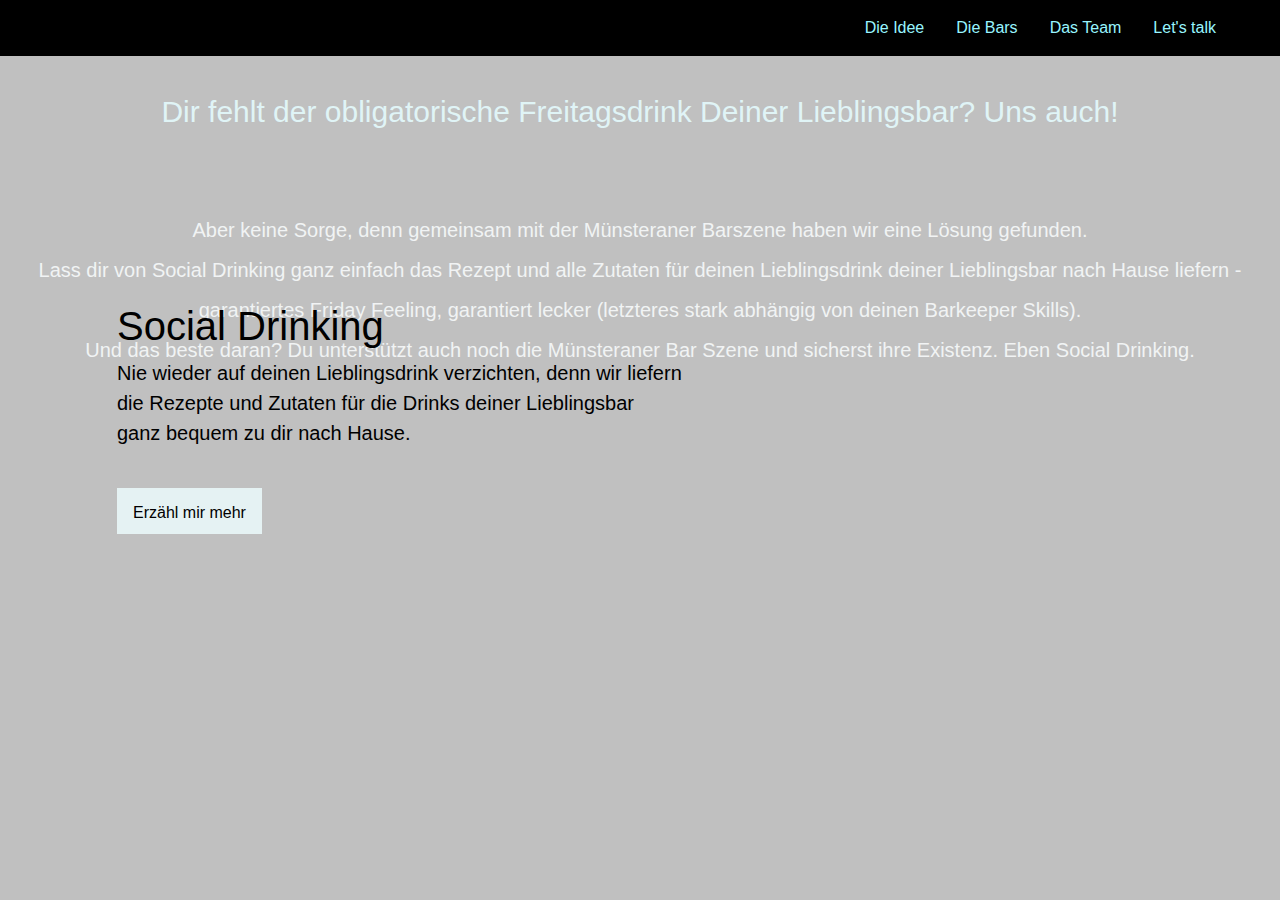
<file: index.html>
<!DOCTYPE html>
<html>
    <head>
        <title>Social Drinking</title>
        <!--Bootstrap CSS-->   
        <link rel="prefetch" href="alex-knight-YGllNX_ol-A-unsplash.jpg">    
        <link rel="stylesheet" href="https://stackpath.bootstrapcdn.com/bootstrap/4.4.1/css/bootstrap.min.css" integrity="sha384-Vkoo8x4CGsO3+Hhxv8T/Q5PaXtkKtu6ug5TOeNV6gBiFeWPGFN9MuhOf23Q9Ifjh" crossorigin="anonymous"/>
        <link rel="stylesheet" href="main.css">   
  
      
    </head>

   <body class="body">

    <!-- navbar -->  
        <nav class="navbar navbar-expand-lg fixed-top "> 
                
            <button 
            class="navbar-toggler" type="button" data-toggle="collapse" data-target="#navbarSupportedContent" aria-controls="navbarSupportedContent" aria-expanded="false" aria-label="Toggle navigation">  
                <span class="navbar-toggler-icon"></span>
            </button>

            <!-- About, Portfolio, Blog, Team, Contact -->
            <div class="collapse navbar-collapse" id="navbarSupportedContent">     
                <ul class="navbar-nav mr-4">
                    <!-- About -->
                    <li class="nav-item">
                        <a class="nav-link" data-value="about" href="#">Die Idee</a>       
                    </li>  
                    <!-- Bars -->
                    <li class="nav-item">
                        <a class="nav-link " data-value="portfolio" href="bars.html">Die Bars </a>  
                        <ul class="dropdown">

                            <li>
                              <a href="barlevin.html">Bar Levin</a>
                            </li>
                            <li>
                              <a href="EuleUndLerchen.html">Eulen & Lerchen</a>
                            </li>
                            <li>
                              <a href="HerrSonnenschein.html">Café Sonnenschein</a>
                            </li>
                            <li>
                                <a href="Babel.html">Babel</a>
                            </li>
                            <li>
                                <a href="LieschenMüller.html">Lieschen Müller</a>
                            </li>
                            <li>
                                <a href="PensionSchmidt.html">Pension Schmidt</a>
                            </li>
                            
                          </ul>
                        </li>  
                    </li>
                    <!-- Team -->
                    <li class="nav-item"> 
                        <a class="nav-link " data-value="blog" href="team.html">Das Team</a>         
                    </li>   
                    <!-- Contact -->
                    <li class="nav-item"> 
                        <a class="nav-link " data-value="contact" href="contact.html">Let's talk</a>       
                    </li> 
                </ul> 
            </div>
        </nav>

        <header class="header">

            <div class="overlay">
            </div> 
            <!-- Closing Overlay -->
            
               <div class="container">
                   <div class="description">
                       <h1> Social Drinking </h1>
                       <p> Nie wieder auf deinen Lieblingsdrink verzichten, denn wir liefern die Rezepte und Zutaten für die Drinks deiner Lieblingsbar ganz bequem zu dir nach Hause. </p>
                       <br>

                       <button class="btn btn-outline-second btn-lg">
                       <a href="#about">Erzähl mir mehr</a>
                       </button>
                   </div>
                    <!-- Closing Description -->
               </div>
               <!-- Closing Container -->

        </header>

        <main class="main">
            <!--== About Section ==-->
            <div class="about" id="about"> 
                <h1 class="text-center">Dir fehlt der obligatorische Freitagsdrink Deiner Lieblingsbar? Uns auch!</h1>
                    <p> Aber keine Sorge, denn gemeinsam mit der Münsteraner Barszene haben wir eine Lösung gefunden. <br> Lass dir von Social Drinking ganz einfach das Rezept und alle Zutaten für deinen Lieblingsdrink deiner Lieblingsbar nach Hause liefern - garantiertes Friday Feeling, garantiert lecker (letzteres stark abhängig von deinen Barkeeper Skills). <br> Und das beste daran? Du unterstützt auch noch die Münsteraner Bar Szene und sicherst ihre Existenz. Eben Social Drinking. </p>
            </div>
             <!-- Closing About -->


        </main>

        <!-- JS Query Code / Bootstrap JS -->
        <script src="https://code.jquery.com/jquery-3.4.1.slim.min.js" integrity="sha384-J6qa4849blE2+poT4WnyKhv5vZF5SrPo0iEjwBvKU7imGFAV0wwj1yYfoRSJoZ+n" crossorigin="anonymous"></script>
        <script src="https://cdn.jsdelivr.net/npm/popper.js@1.16.0/dist/umd/popper.min.js" integrity="sha384-Q6E9RHvbIyZFJoft+2mJbHaEWldlvI9IOYy5n3zV9zzTtmI3UksdQRVvoxMfooAo" crossorigin="anonymous"></script>
        <script src="https://stackpath.bootstrapcdn.com/bootstrap/4.4.1/js/bootstrap.min.js" integrity="sha384-wfSDF2E50Y2D1uUdj0O3uMBJnjuUD4Ih7YwaYd1iqfktj0Uod8GCExl3Og8ifwB6" crossorigin="anonymous"></script>
        <script type="text/javascript" src='main.js'></script>

    </body class="body">
</file>
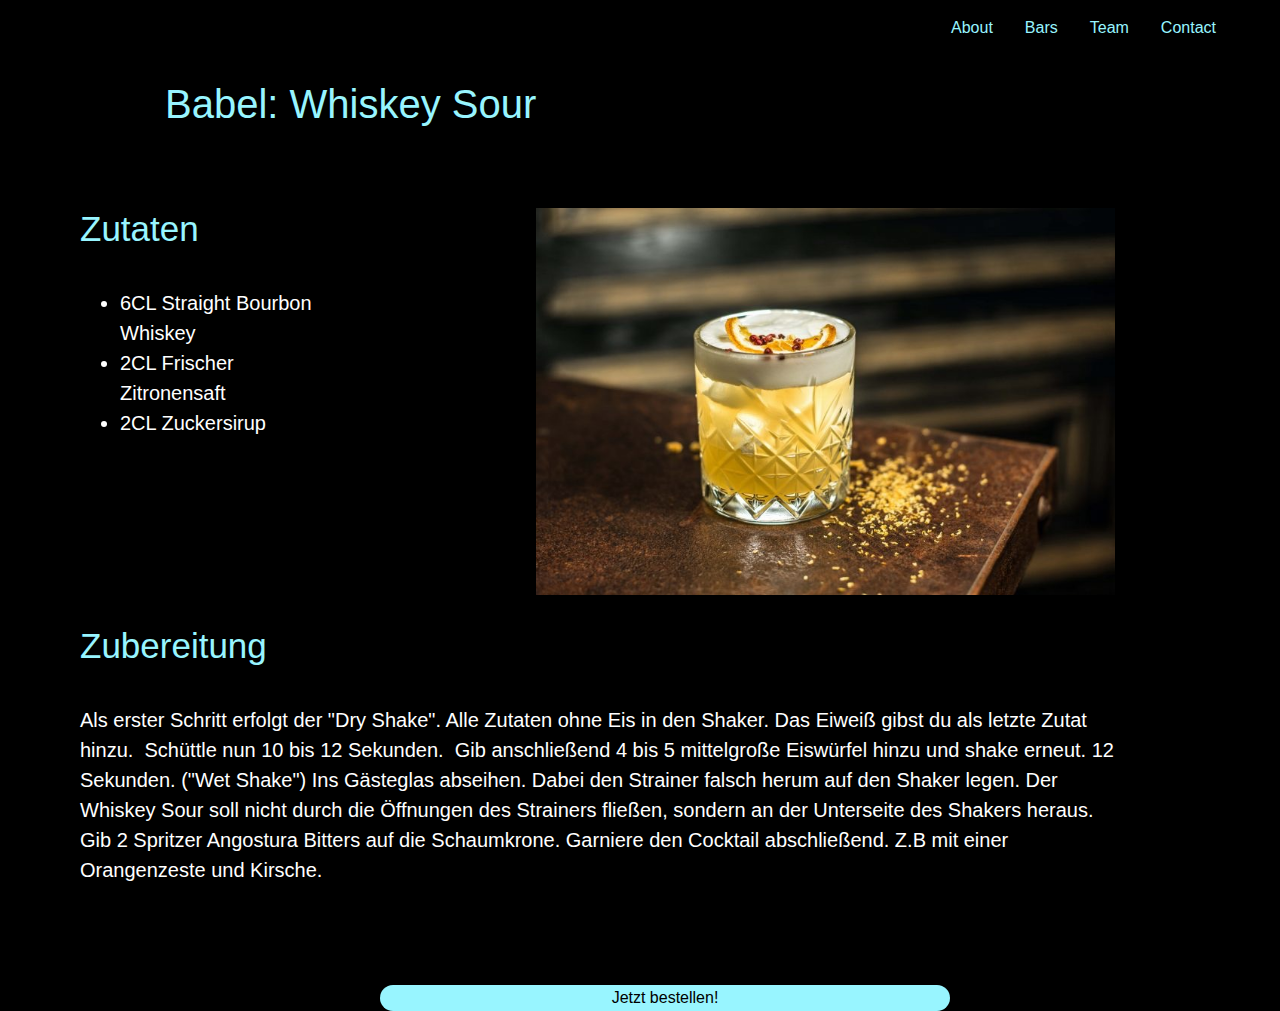
<file: Babel.html>
<!DOCTYPE html>
<html>
    <head>
        <title>BarLevin</title>
        <!--Bootstrap CSS-->        
        <link rel="stylesheet" href="https://stackpath.bootstrapcdn.com/bootstrap/4.4.1/css/bootstrap.min.css" integrity="sha384-Vkoo8x4CGsO3+Hhxv8T/Q5PaXtkKtu6ug5TOeNV6gBiFeWPGFN9MuhOf23Q9Ifjh" crossorigin="anonymous"/>
        <link rel="stylesheet" href="main.css">        
    </head>

   <body class="body">

    <!-- navbar -->  
        <nav class="navbar navbar-expand-lg fixed-top "> 
                
            <button 
            class="navbar-toggler" type="button" data-toggle="collapse" data-target="#navbarSupportedContent" aria-controls="navbarSupportedContent" aria-expanded="false" aria-label="Toggle navigation">  
                <span class="navbar-toggler-icon"></span>
            </button>

            <!-- About, Portfolio, Blog, Team, Contact -->
            <div class="collapse navbar-collapse" id="navbarSupportedContent">     
                <ul class="navbar-nav mr-4">
                    <!-- About -->
                    <li class="nav-item">
                        <a class="nav-link" data-value="about" href="index.html">About</a>       
                    </li>  
                    <!-- Bars -->
                    <li class="nav-item">
                        <a class="nav-link " data-value="portfolio"href="bars.html">Bars</a>   
                        <ul class="dropdown">

                            <li>
                              <a href="barlevin.html">Bar Levin</a>
                            </li>
                            <li>
                              <a href="EuleUndLerchen.html">Eulen & Lerchen</a>
                            </li>
                            <li>
                              <a href="HerrSonnenschein.html">Café Sonnenschein</a>
                            </li>
                            <li>
                                <a href="babel.html">Babel</a>
                            </li>
                            <li>
                                <a href="LieschenMüller.html">Lieschen Müller</a>
                            </li>
                            <li>
                                <a href="PensionSchmidt.html">Pension Schmidt</a>
                            </li>
                            
                          </ul>
                        </li>  

                    </li>
                    <!-- Team -->
                    <li class="nav-item"> 
                        <a class="nav-link " data-value="blog" href="team.html">Team</a>         
                    </li>   
                    <!-- Contact -->
                    <li class="nav-item"> 
                        <a class="nav-link " data-value="contact" href="contact.html">Contact</a>       
                    </li> 
                </ul> 
            </div>
        </nav>
    
   
    <header>

       
        <div class="bar" id="bar">
            <div class="container">
            <h1 class="Cocktailsh1">Babel: Whiskey Sour</h1>

       

    </header>
    <!-- Main -->
    <main class="main">

       <div class="Cocktails">
           <div class="CocktailsColumns">
            
       
         <div class="CocktailsColumn">
         <h2 class="barsh2">Zutaten</h2>
         <br>
         <ul>
            <li>6CL Straight Bourbon Whiskey</li>
            <li>2CL Frischer Zitronensaft</li>
            <li>2CL Zuckersirup</li>
         
        </ul>
         </div>
         <div class="CocktailsColumnImage">
            <img src="WhiskeySour.jpg" class="img-fluid">
        </div>
         </div>
       
        <br>
       
         <div class="CocktailsZubereitung" >
        <h2 class="barsh2">Zubereitung</h2>
        <br>
         <p>Als erster Schritt erfolgt der "Dry Shake". 
             Alle Zutaten ohne Eis in den Shaker. 
             Das Eiweiß gibst du als letzte Zutat hinzu.
              Schüttle nun 10 bis 12 Sekunden.
              Gib anschließend 4 bis 5 mittelgroße Eiswürfel hinzu und shake erneut. 
             12 Sekunden. ("Wet Shake") Ins Gästeglas abseihen. Dabei den Strainer falsch herum auf den Shaker legen. Der Whiskey Sour soll nicht durch die Öffnungen des Strainers fließen, sondern an der Unterseite des Shakers heraus. Gib 2 Spritzer Angostura Bitters auf die Schaumkrone. Garniere den Cocktail abschließend. Z.B mit einer Orangenzeste und Kirsche.
            </p>
         </div>
        </div>

        <div class="contact-form">
        <button class=“btn btn-outline-second btn-lg”>
            <a href="bestellformular.html">Jetzt bestellen!</a>
        </button>
    </div>
       
    </main>
      <!-- JS Query Code / Bootstrap JS -->
      <script src="https://code.jquery.com/jquery-3.4.1.slim.min.js" integrity="sha384-J6qa4849blE2+poT4WnyKhv5vZF5SrPo0iEjwBvKU7imGFAV0wwj1yYfoRSJoZ+n" crossorigin="anonymous"></script>
      <script src="https://cdn.jsdelivr.net/npm/popper.js@1.16.0/dist/umd/popper.min.js" integrity="sha384-Q6E9RHvbIyZFJoft+2mJbHaEWldlvI9IOYy5n3zV9zzTtmI3UksdQRVvoxMfooAo" crossorigin="anonymous"></script>
      <script src="https://stackpath.bootstrapcdn.com/bootstrap/4.4.1/js/bootstrap.min.js" integrity="sha384-wfSDF2E50Y2D1uUdj0O3uMBJnjuUD4Ih7YwaYd1iqfktj0Uod8GCExl3Og8ifwB6" crossorigin="anonymous"></script>
      <script type="text/javascript" src='main.js'></script>
</body class="body">
</html>
</file>
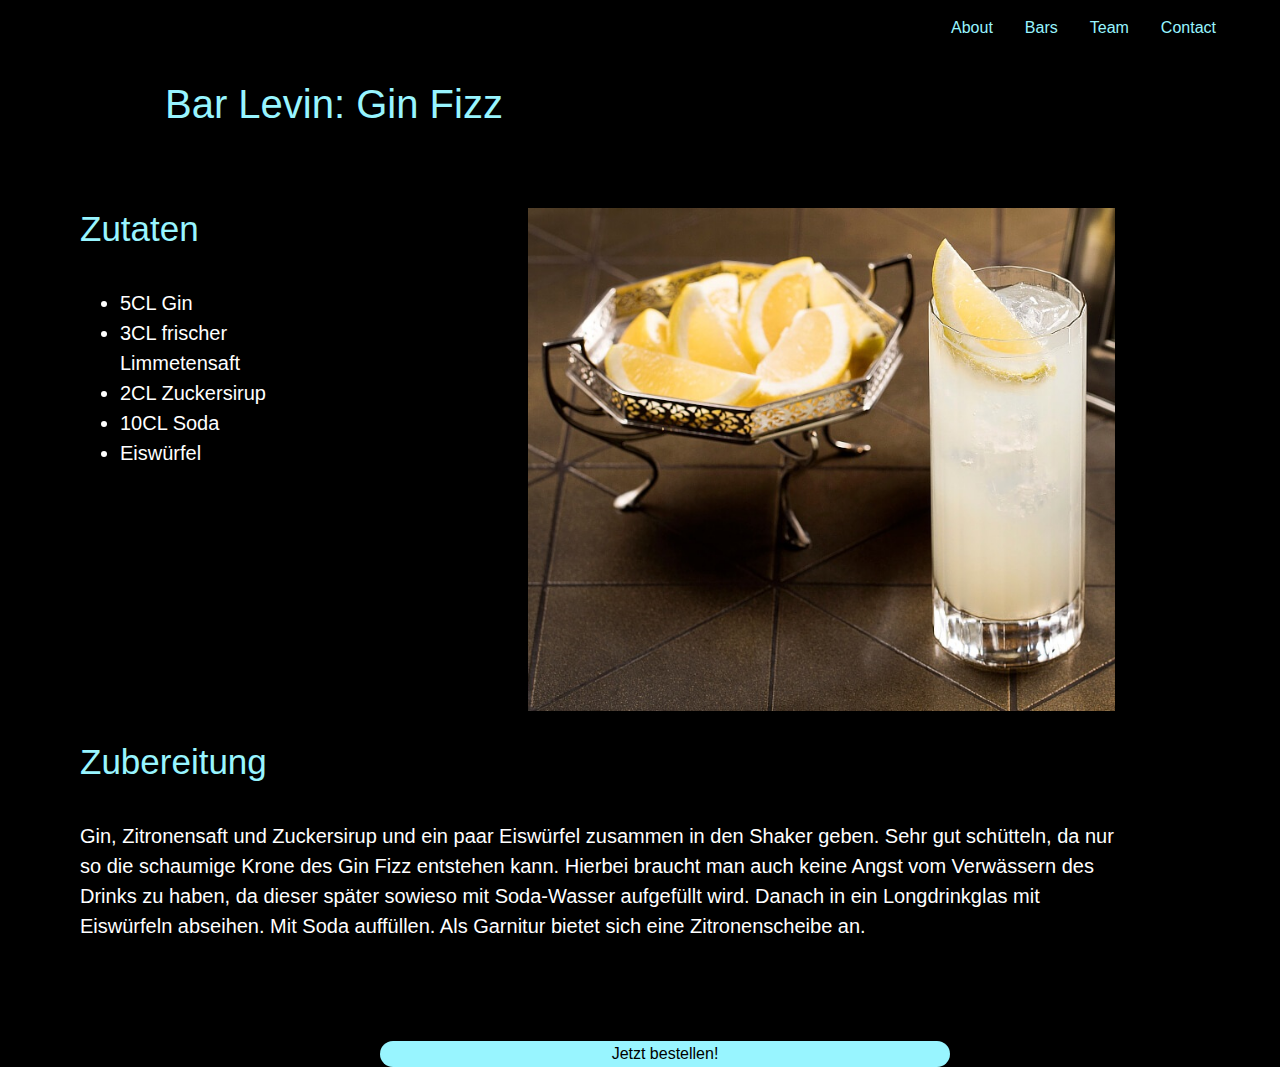
<file: barlevin.html>
<!DOCTYPE html>
<html>
    <head>
        <title>BarLevin</title>
        <!--Bootstrap CSS-->        
        <link rel="stylesheet" href="https://stackpath.bootstrapcdn.com/bootstrap/4.4.1/css/bootstrap.min.css" integrity="sha384-Vkoo8x4CGsO3+Hhxv8T/Q5PaXtkKtu6ug5TOeNV6gBiFeWPGFN9MuhOf23Q9Ifjh" crossorigin="anonymous"/>
        <link rel="stylesheet" href="main.css">        
    </head>

   <body class="body">

    <!-- navbar -->  
        <nav class="navbar navbar-expand-lg fixed-top "> 
                
            <button 
            class="navbar-toggler" type="button" data-toggle="collapse" data-target="#navbarSupportedContent" aria-controls="navbarSupportedContent" aria-expanded="false" aria-label="Toggle navigation">  
                <span class="navbar-toggler-icon"></span>
            </button>

            <!-- About, Portfolio, Blog, Team, Contact -->
            <div class="collapse navbar-collapse" id="navbarSupportedContent">     
                <ul class="navbar-nav mr-4">
                    <!-- About -->
                    <li class="nav-item">
                        <a class="nav-link" data-value="about" href="index.html">About</a>       
                    </li>  
                    <!-- Bars -->
                    <li class="nav-item">
                        <a class="nav-link " data-value="portfolio"href="bars.html">Bars</a>   
                        <ul class="dropdown">

                            <li>
                              <a href="barlevin.html">Bar Levin</a>
                            </li>
                            <li>
                              <a href="EuleUndLerchen.html">Eulen & Lerchen</a>
                            </li>
                            <li>
                              <a href="HerrSonnenschein.html">Café Sonnenschein</a>
                            </li>
                            <li>
                                <a href="Babel.html">Babel</a>
                            </li>
                            <li>
                                <a href="LieschenMüller.html">Lieschen Müller</a>
                            </li>
                            <li>
                                <a href="PensionSchmidt.html">Pension Schmidt</a>
                            </li>
                            
                          </ul>
                        </li>  

                    </li>
                    <!-- Team -->
                    <li class="nav-item"> 
                        <a class="nav-link " data-value="blog" href="team.html">Team</a>         
                    </li>   
                    <!-- Contact -->
                    <li class="nav-item"> 
                        <a class="nav-link " data-value="contact" href="contact.html">Contact</a>       
                    </li> 
                </ul> 
            </div>
        </nav>
    
   
    <header>

       
        <div class="bar" id="bar">
            <div class="container">
            <h1 class="Cocktailsh1">Bar Levin: Gin Fizz</h1>

       

    </header>
    <!-- Main -->
    <main class="main">

       <div class="Cocktails">
           <div class="CocktailsColumns">
            
       
         <div class="CocktailsColumn">
         <h2 class="barsh2">Zutaten</h2>
         <br>
         <ul>
            <li>5CL Gin </li>
            <li>3CL frischer Limmetensaft</li>
            <li>2CL Zuckersirup  </li>
            <li>10CL Soda</li>
            <li>Eiswürfel  </li>
        </ul>
         </div>
         <div class="CocktailsColumnImage">
            <img src="GinFizz.jpg" class="img-fluid">
        </div>
         </div>
       
        <br>
       
         <div class="CocktailsZubereitung" >
        <h2 class="barsh2">Zubereitung</h2>
        <br>
         <p>Gin, Zitronensaft und Zuckersirup und ein paar Eiswürfel zusammen in den Shaker geben.
            Sehr gut schütteln, da nur so die schaumige Krone des Gin Fizz entstehen kann. Hierbei braucht man auch keine Angst vom Verwässern des Drinks zu haben, da dieser später sowieso mit Soda-Wasser aufgefüllt wird.
            Danach in ein Longdrinkglas mit Eiswürfeln abseihen.
            Mit Soda auffüllen.
            Als Garnitur bietet sich eine Zitronenscheibe an.
            </p>
         </div>
        </div>
        
        <div class="contact-form">
        <button class=“btn btn-outline-second btn-lg”>
            <a href="bestellformular.html">Jetzt bestellen!</a>
        </button>
    </div>
       
    </main>
      <!-- JS Query Code / Bootstrap JS -->
      <script src="https://code.jquery.com/jquery-3.4.1.slim.min.js" integrity="sha384-J6qa4849blE2+poT4WnyKhv5vZF5SrPo0iEjwBvKU7imGFAV0wwj1yYfoRSJoZ+n" crossorigin="anonymous"></script>
      <script src="https://cdn.jsdelivr.net/npm/popper.js@1.16.0/dist/umd/popper.min.js" integrity="sha384-Q6E9RHvbIyZFJoft+2mJbHaEWldlvI9IOYy5n3zV9zzTtmI3UksdQRVvoxMfooAo" crossorigin="anonymous"></script>
      <script src="https://stackpath.bootstrapcdn.com/bootstrap/4.4.1/js/bootstrap.min.js" integrity="sha384-wfSDF2E50Y2D1uUdj0O3uMBJnjuUD4Ih7YwaYd1iqfktj0Uod8GCExl3Og8ifwB6" crossorigin="anonymous"></script>
      <script type="text/javascript" src='main.js'></script>
</body class="body">
</html>
</file>
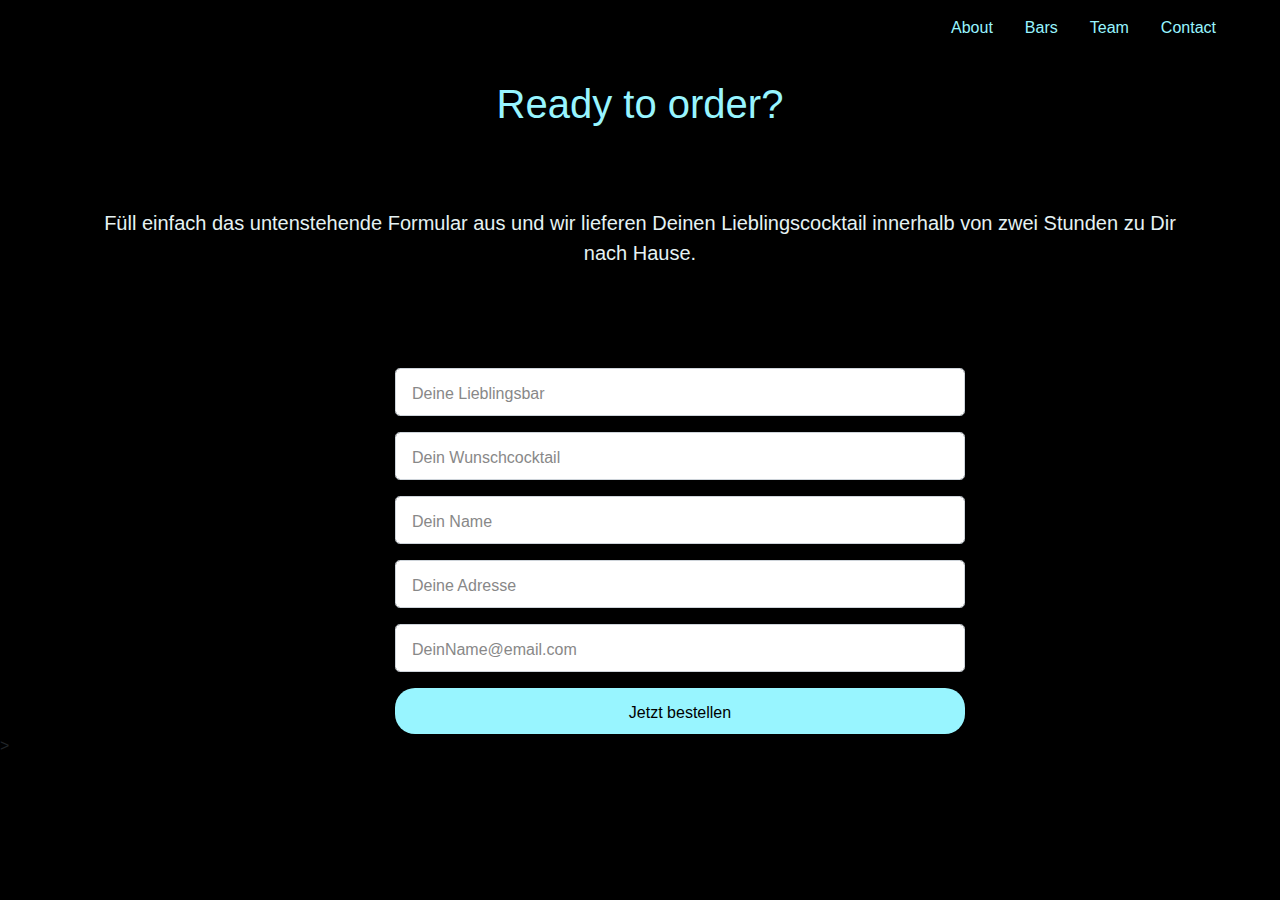
<file: bestellformular.html>
<!DOCTYPE html>
<html>
    <head>
        <title>Social Drinking</title>
        <!--Bootstrap CSS-->        
        <link rel="stylesheet" href="https://stackpath.bootstrapcdn.com/bootstrap/4.4.1/css/bootstrap.min.css" integrity="sha384-Vkoo8x4CGsO3+Hhxv8T/Q5PaXtkKtu6ug5TOeNV6gBiFeWPGFN9MuhOf23Q9Ifjh" crossorigin="anonymous"/>
        <link rel="stylesheet" href="main.css">        
    </head>

   <body class="body">

    <!-- navbar -->  
        <nav class="navbar navbar-expand-lg fixed-top "> 
                
            <button 
            class="navbar-toggler" type="button" data-toggle="collapse" data-target="#navbarSupportedContent" aria-controls="navbarSupportedContent" aria-expanded="false" aria-label="Toggle navigation">  
                <span class="navbar-toggler-icon"></span>
            </button>

            <!-- About, Portfolio, Blog, Team, Contact -->
            <div class="collapse navbar-collapse" id="navbarSupportedContent">     
                <ul class="navbar-nav mr-4">
                    <!-- About -->
                    <li class="nav-item">
                        <a class="nav-link" data-value="about" href="index.html">About</a>       
                    </li>  
                    <!-- Bars -->
                    <li class="nav-item">
                        <a class="nav-link " data-value="portfolio" href="bars.html">Bars</a> 
                        <ul class="dropdown">

                            <li>
                              <a href="#!">Bar Levin</a>
                            </li>
                            <li>
                              <a href="#!">Eulen & Lerchen</a>
                            </li>
                            <li>
                              <a href="#!">Café Sonnenschein</a>
                            </li>
                            <li>
                                <a href="#!">Babel</a>
                            </li>
                            <li>
                                <a href="#!">Lieschen Müller</a>
                            </li>
                            <li>
                                <a href="#!">Pension Schmidt</a>
                            </li>
                            
                          </ul>
                        </li>     
                    </li>
                    <!-- Team -->
                    <li class="nav-item"> 
                        <a class="nav-link " data-value="blog" href="team.html">Team</a>         
                    </li>   
                    <!-- Contact -->
                    <li class="nav-item"> 
                        <a class="nav-link " data-value="contact" href="#">Contact</a>       
                    </li> 
                </ul> 
            </div>
        </nav>

      <!-- Header -->

        <header>

            <div class="contact" id="contact">
                <div class="container">
                <h1 class="text-center">Ready to order?</h1>
                <p> Füll einfach das untenstehende Formular aus und wir lieferen Deinen Lieblingscocktail innerhalb von zwei Stunden zu Dir nach Hause.</p>

        </header>

     <!-- Main -->

        <main>

                <div class="contact-form" id="contact">
                    <div class="container">
                    <form>
                    <div class="row">
                    <div class="col-lg-8 col-md-8 col-sm-12 right">
                        <div class="form-group">
                            <input type="text" class="form-control form-control-lg" placeholder="Deine Lieblingsbar" name="Lieblingsbar">
                        </div>
                        <div class="form-group">
                            <input type="text" class="form-control form-control-lg" placeholder="Dein Wunschcocktail" name="Cocktail">
                        </div>
                        <div class="form-group">
                            <input type="text" class="form-control form-control-lg" placeholder="Dein Name" name="">
                        </div>
                        <div class="form-group">
                            <input type="email" class="form-control form-control-lg" placeholder="Deine Adresse" name="adresse">
                        </div>
                        <div class="form-group">
                            <input type="email" class="form-control form-control-lg" placeholder="DeinName@email.com" name="email">
                        </div>
                        <button class="btn btn-outline-second btn-lg">
                            <a href="danke.html">Jetzt bestellen</a>
                            </button>

                    </div>
                    </div>
                    </form>
                    </div>
                </div>

               </div>
       
        </main>

        <!-- JS Query Code / Bootstrap JS -->
        <script src="https://code.jquery.com/jquery-3.4.1.slim.min.js" integrity="sha384-J6qa4849blE2+poT4WnyKhv5vZF5SrPo0iEjwBvKU7imGFAV0wwj1yYfoRSJoZ+n" crossorigin="anonymous"></script>
        <script src="https://cdn.jsdelivr.net/npm/popper.js@1.16.0/dist/umd/popper.min.js" integrity="sha384-Q6E9RHvbIyZFJoft+2mJbHaEWldlvI9IOYy5n3zV9zzTtmI3UksdQRVvoxMfooAo" crossorigin="anonymous"></script>
        <script src="https://stackpath.bootstrapcdn.com/bootstrap/4.4.1/js/bootstrap.min.js" integrity="sha384-wfSDF2E50Y2D1uUdj0O3uMBJnjuUD4Ih7YwaYd1iqfktj0Uod8GCExl3Og8ifwB6" crossorigin="anonymous"></script>
        <script type="text/javascript" src='main.js'></script>
    </body class="body">>
</file>
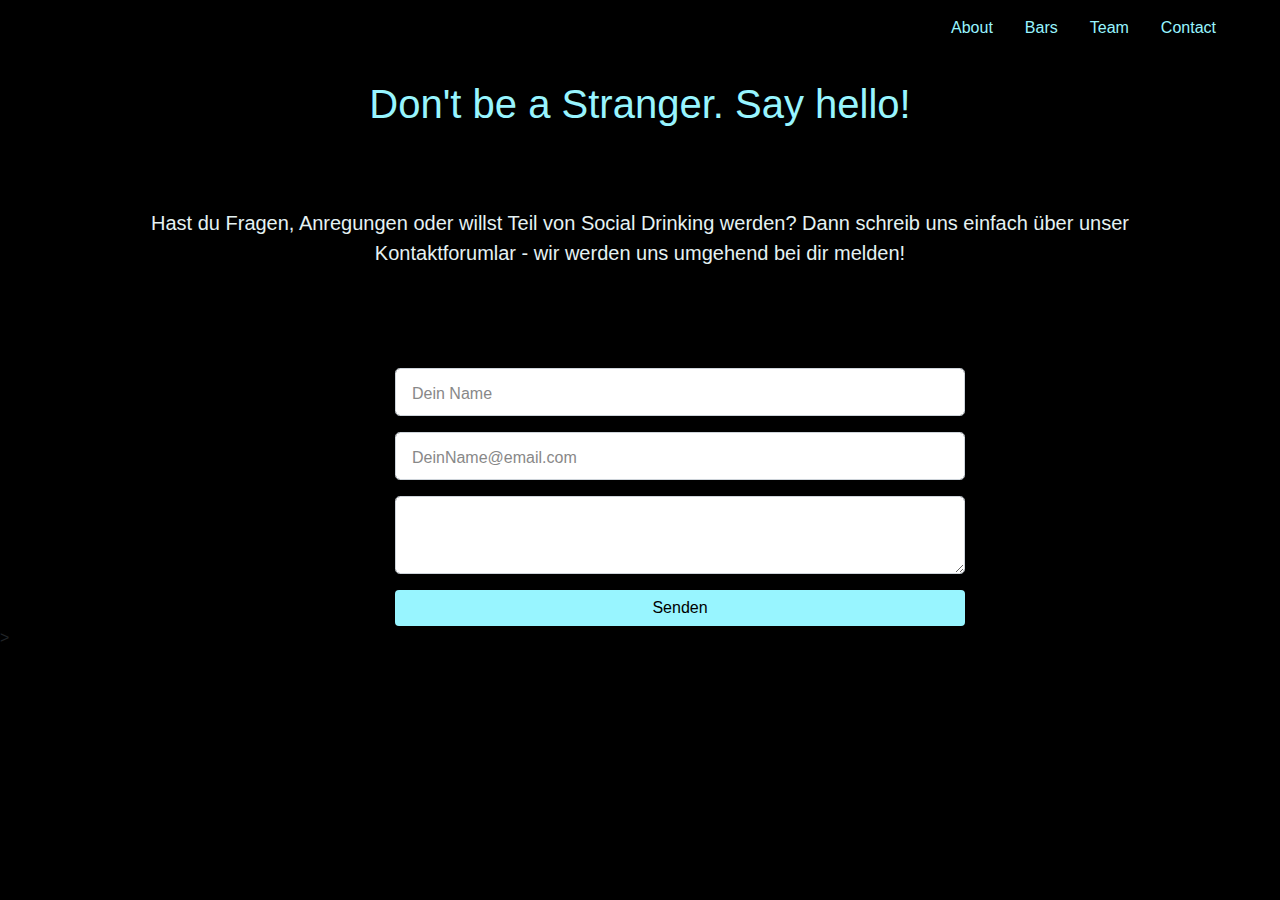
<file: contact.html>
<!DOCTYPE html>
<html>
    <head>
        <title>Social Drinking</title>
        <!--Bootstrap CSS-->        
        <link rel="stylesheet" href="https://stackpath.bootstrapcdn.com/bootstrap/4.4.1/css/bootstrap.min.css" integrity="sha384-Vkoo8x4CGsO3+Hhxv8T/Q5PaXtkKtu6ug5TOeNV6gBiFeWPGFN9MuhOf23Q9Ifjh" crossorigin="anonymous"/>
        <link rel="stylesheet" href="main.css">        
    </head>

   <body class="body">

    <!-- navbar -->  
        <nav class="navbar navbar-expand-lg fixed-top "> 
                
            <button 
            class="navbar-toggler" type="button" data-toggle="collapse" data-target="#navbarSupportedContent" aria-controls="navbarSupportedContent" aria-expanded="false" aria-label="Toggle navigation">  
                <span class="navbar-toggler-icon"></span>
            </button>

            <!-- About, Portfolio, Blog, Team, Contact -->
            <div class="collapse navbar-collapse" id="navbarSupportedContent">     
                <ul class="navbar-nav mr-4">
                    <!-- About -->
                    <li class="nav-item">
                        <a class="nav-link" data-value="about" href="index.html">About</a>       
                    </li>  
                    <!-- Bars -->
                    <li class="nav-item">
                        <a class="nav-link " data-value="portfolio" href="bars.html">Bars</a> 
                        <ul class="dropdown">

                            <li>
                              <a href="barlevin.html">Bar Levin</a>
                            </li>
                            <li>
                              <a href="EuleUndLerchen.html">Eulen & Lerchen</a>
                            </li>
                            <li>
                              <a href="HerrSonnenschein.html">Café Sonnenschein</a>
                            </li>
                            <li>
                                <a href="Babel.html">Babel</a>
                            </li>
                            <li>
                                <a href="LieschenMüller.html">Lieschen Müller</a>
                            </li>
                            <li>
                                <a href="PensionSchmidt.html">Pension Schmidt</a>
                            </li>
                            
                          </ul>
                        </li>     
                    </li>
                    <!-- Team -->
                    <li class="nav-item"> 
                        <a class="nav-link " data-value="blog" href="team.html">Team</a>         
                    </li>   
                    <!-- Contact -->
                    <li class="nav-item"> 
                        <a class="nav-link " data-value="contact" href="#">Contact</a>       
                    </li> 
                </ul> 
            </div>
        </nav>

      <!-- Header -->

        <header>

            <div class="contact" id="contact">
                <div class="container">
                <h1 class="text-center">Don't be a Stranger. Say hello!</h1>
                <p> Hast du Fragen, Anregungen oder willst Teil von Social Drinking werden? Dann schreib uns einfach über unser Kontaktforumlar - wir werden uns umgehend bei dir melden!</p>

        </header>

     <!-- Main -->

        <main>

                <div class="contact-form" id="contact">
                    <div class="container">
                    <form>
                    <div class="row">
                    <div class="col-lg-8 col-md-8 col-sm-12 right">
                        <div class="form-group">
                            <input type="text" class="form-control form-control-lg" placeholder="Dein Name" name="">
                        </div>
                        <div class="form-group">
                            <input type="email" class="form-control form-control-lg" placeholder="DeinName@email.com" name="email">
                        </div>
                        <div class="form-group">
                            <textarea class="form-control form-control-lg">
                            
                            </textarea>
                        </div>
                        <input type="submit" class="btn btn-secondary btn-block" value="Senden" name="">
                    </div>
                    </div>
                    </form>
                    </div>
                </div>

               </div>
       
        </main>

        <!-- JS Query Code / Bootstrap JS -->
        <script src="https://code.jquery.com/jquery-3.4.1.slim.min.js" integrity="sha384-J6qa4849blE2+poT4WnyKhv5vZF5SrPo0iEjwBvKU7imGFAV0wwj1yYfoRSJoZ+n" crossorigin="anonymous"></script>
        <script src="https://cdn.jsdelivr.net/npm/popper.js@1.16.0/dist/umd/popper.min.js" integrity="sha384-Q6E9RHvbIyZFJoft+2mJbHaEWldlvI9IOYy5n3zV9zzTtmI3UksdQRVvoxMfooAo" crossorigin="anonymous"></script>
        <script src="https://stackpath.bootstrapcdn.com/bootstrap/4.4.1/js/bootstrap.min.js" integrity="sha384-wfSDF2E50Y2D1uUdj0O3uMBJnjuUD4Ih7YwaYd1iqfktj0Uod8GCExl3Og8ifwB6" crossorigin="anonymous"></script>
        <script type="text/javascript" src='main.js'></script>
    </body class="body">>
</file>
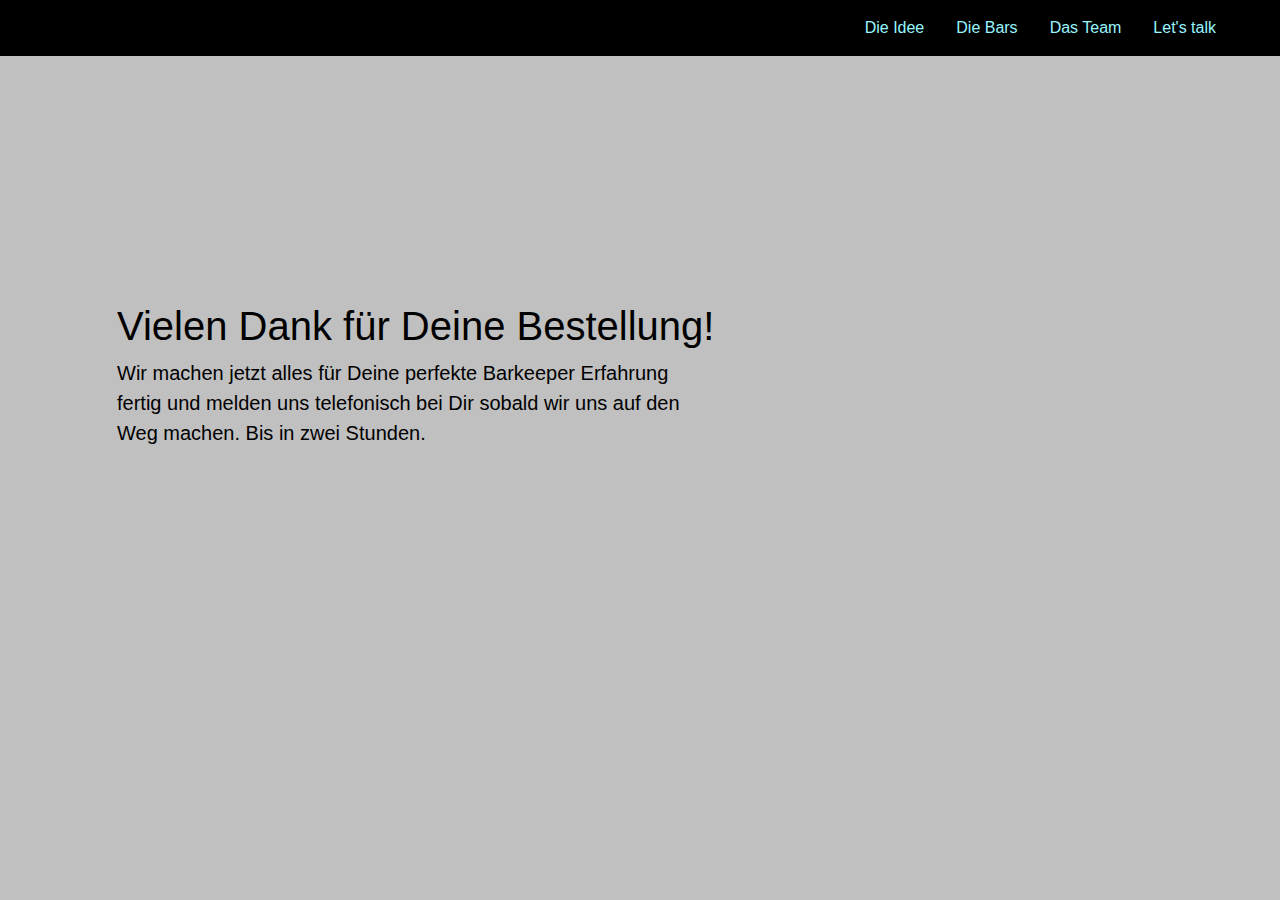
<file: danke.html>
<!DOCTYPE html>
<html>
    <head>
        <title>Social Drinking</title>
        <!--Bootstrap CSS-->   
        <link rel="prefetch" href="alex-knight-YGllNX_ol-A-unsplash.jpg">    
        <link rel="stylesheet" href="https://stackpath.bootstrapcdn.com/bootstrap/4.4.1/css/bootstrap.min.css" integrity="sha384-Vkoo8x4CGsO3+Hhxv8T/Q5PaXtkKtu6ug5TOeNV6gBiFeWPGFN9MuhOf23Q9Ifjh" crossorigin="anonymous"/>
        <link rel="stylesheet" href="main.css">   
  
      
    </head>

   <body class="body">

    <!-- navbar -->  
        <nav class="navbar navbar-expand-lg fixed-top "> 
                
            <button 
            class="navbar-toggler" type="button" data-toggle="collapse" data-target="#navbarSupportedContent" aria-controls="navbarSupportedContent" aria-expanded="false" aria-label="Toggle navigation">  
                <span class="navbar-toggler-icon"></span>
            </button>

            <!-- About, Portfolio, Blog, Team, Contact -->
            <div class="collapse navbar-collapse" id="navbarSupportedContent">     
                <ul class="navbar-nav mr-4">
                    <!-- About -->
                    <li class="nav-item">
                        <a class="nav-link" data-value="about" href="#">Die Idee</a>       
                    </li>  
                    <!-- Bars -->
                    <li class="nav-item">
                        <a class="nav-link " data-value="portfolio" href="bars.html">Die Bars </a>  
                        <ul class="dropdown">

                            <li>
                              <a href="#!">Bar Levin</a>
                            </li>
                            <li>
                              <a href="#!">Eulen & Lerchen</a>
                            </li>
                            <li>
                              <a href="#!">Café Sonnenschein</a>
                            </li>
                            <li>
                                <a href="#!">Babel</a>
                            </li>
                            <li>
                                <a href="#!">Lieschen Müller</a>
                            </li>
                            <li>
                                <a href="#!">Pension Schmidt</a>
                            </li>
                            
                          </ul>
                        </li>  
                    </li>
                    <!-- Team -->
                    <li class="nav-item"> 
                        <a class="nav-link " data-value="blog" href="team.html">Das Team</a>         
                    </li>   
                    <!-- Contact -->
                    <li class="nav-item"> 
                        <a class="nav-link " data-value="contact" href="contact.html">Let's talk</a>       
                    </li> 
                </ul> 
            </div>
        </nav>

        <header class="header">

            <div class="overlay">
            </div> 
            <!-- Closing Overlay -->
            
               <div class="container">
                   <div class="description">
                       <h1> Vielen Dank für Deine Bestellung! </h1>
                       <p> Wir machen jetzt alles für Deine perfekte Barkeeper Erfahrung fertig und melden uns telefonisch bei Dir sobald wir uns auf den Weg machen. Bis in zwei Stunden. </p>
        
                   </div>
                    <!-- Closing Description -->
               </div>
               <!-- Closing Container -->

        </header>

        <main class="main">


        </main>

        <!-- JS Query Code / Bootstrap JS -->
        <script src="https://code.jquery.com/jquery-3.4.1.slim.min.js" integrity="sha384-J6qa4849blE2+poT4WnyKhv5vZF5SrPo0iEjwBvKU7imGFAV0wwj1yYfoRSJoZ+n" crossorigin="anonymous"></script>
        <script src="https://cdn.jsdelivr.net/npm/popper.js@1.16.0/dist/umd/popper.min.js" integrity="sha384-Q6E9RHvbIyZFJoft+2mJbHaEWldlvI9IOYy5n3zV9zzTtmI3UksdQRVvoxMfooAo" crossorigin="anonymous"></script>
        <script src="https://stackpath.bootstrapcdn.com/bootstrap/4.4.1/js/bootstrap.min.js" integrity="sha384-wfSDF2E50Y2D1uUdj0O3uMBJnjuUD4Ih7YwaYd1iqfktj0Uod8GCExl3Og8ifwB6" crossorigin="anonymous"></script>
        <script type="text/javascript" src='main.js'></script>

    </body class="body">
</file>
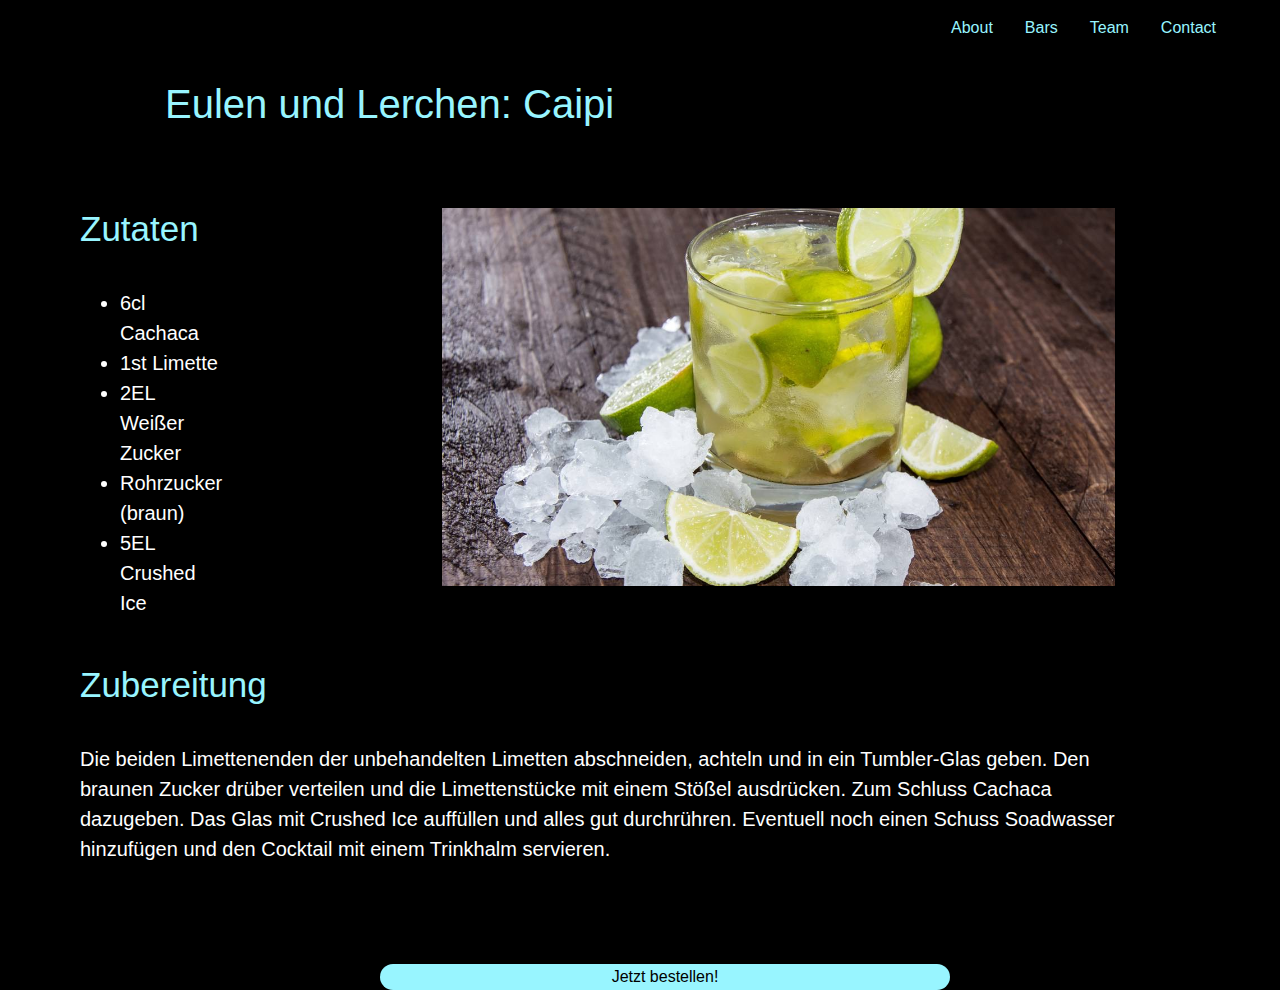
<file: EuleUndLerchen.html>
<!DOCTYPE html>
<html>
    <head>
        <title>BarLevin</title>
        <!--Bootstrap CSS-->        
        <link rel="stylesheet" href="https://stackpath.bootstrapcdn.com/bootstrap/4.4.1/css/bootstrap.min.css" integrity="sha384-Vkoo8x4CGsO3+Hhxv8T/Q5PaXtkKtu6ug5TOeNV6gBiFeWPGFN9MuhOf23Q9Ifjh" crossorigin="anonymous"/>
        <link rel="stylesheet" href="main.css">        
    </head>

   <body class="body">

    <!-- navbar -->  
        <nav class="navbar navbar-expand-lg fixed-top "> 
                
            <button 
            class="navbar-toggler" type="button" data-toggle="collapse" data-target="#navbarSupportedContent" aria-controls="navbarSupportedContent" aria-expanded="false" aria-label="Toggle navigation">  
                <span class="navbar-toggler-icon"></span>
            </button>

            <!-- About, Portfolio, Blog, Team, Contact -->
            <div class="collapse navbar-collapse" id="navbarSupportedContent">     
                <ul class="navbar-nav mr-4">
                    <!-- About -->
                    <li class="nav-item">
                        <a class="nav-link" data-value="about" href="index.html">About</a>       
                    </li>  
                    <!-- Bars -->
                    <li class="nav-item">
                        <a class="nav-link " data-value="portfolio"href="bars.html">Bars</a>   
                        <ul class="dropdown">

                            <li>
                              <a href="barlevin.html">Bar Levin</a>
                            </li>
                            <li>
                              <a href="EuleUndLerchen.html">Eulen & Lerchen</a>
                            </li>
                            <li>
                              <a href="HerrSonnenschein.html">Café Sonnenschein</a>
                            </li>
                            <li>
                                <a href="Babel.html">Babel</a>
                            </li>
                            <li>
                                <a href="LieschenMüller.html">Lieschen Müller</a>
                            </li>
                            <li>
                                <a href="PensionSchmidt.html">Pension Schmidt</a>
                            </li>
                            
                          </ul>
                        </li>  

                    </li>
                    <!-- Team -->
                    <li class="nav-item"> 
                        <a class="nav-link " data-value="blog" href="team.html">Team</a>         
                    </li>   
                    <!-- Contact -->
                    <li class="nav-item"> 
                        <a class="nav-link " data-value="contact" href="contact.html">Contact</a>       
                    </li> 
                </ul> 
            </div>
        </nav>
    
   
    <header>

       
        <div class="bar" id="bar">
            <div class="container">
            <h1 class="Cocktailsh1">Eulen und Lerchen: Caipi</h1>

       

    </header>
    <!-- Main -->
    <main class="main">

       <div class="Cocktails">
           <div class="CocktailsColumns">
            
       
         <div class="CocktailsColumn">
         <h2 class="barsh2">Zutaten</h2>
         <br>
         <ul>
            <li>6cl Cachaca </li>
            <li>1st Limette</li>
            <li>2EL Weißer Zucker  </li>
            <li>Rohrzucker (braun)</li>
            <li>5EL Crushed Ice  </li>
        </ul>
         </div>
         <div class="CocktailsColumnImage">
            <img src="Caipi.jpg" class="img-fluid">
        </div>
         </div>
       
        <br>
       
         <div class="CocktailsZubereitung" >
        <h2 class="barsh2">Zubereitung</h2>
        <br>
         <p>Die beiden Limettenenden der unbehandelten Limetten abschneiden, achteln und in ein Tumbler-Glas geben. Den braunen Zucker drüber verteilen und die Limettenstücke mit einem Stößel ausdrücken.
            Zum Schluss Cachaca dazugeben. Das Glas mit Crushed Ice auffüllen und alles gut durchrühren. Eventuell noch einen Schuss Soadwasser hinzufügen und den Cocktail mit einem Trinkhalm servieren.
            </p>
         </div>
        </div>
        
        <div class="contact-form">
        <button class=“btn btn-outline-second btn-lg”>
            <a href="bestellformular.html">Jetzt bestellen!</a>
        </button>
    </div>
       
    </main>
      <!-- JS Query Code / Bootstrap JS -->
      <script src="https://code.jquery.com/jquery-3.4.1.slim.min.js" integrity="sha384-J6qa4849blE2+poT4WnyKhv5vZF5SrPo0iEjwBvKU7imGFAV0wwj1yYfoRSJoZ+n" crossorigin="anonymous"></script>
      <script src="https://cdn.jsdelivr.net/npm/popper.js@1.16.0/dist/umd/popper.min.js" integrity="sha384-Q6E9RHvbIyZFJoft+2mJbHaEWldlvI9IOYy5n3zV9zzTtmI3UksdQRVvoxMfooAo" crossorigin="anonymous"></script>
      <script src="https://stackpath.bootstrapcdn.com/bootstrap/4.4.1/js/bootstrap.min.js" integrity="sha384-wfSDF2E50Y2D1uUdj0O3uMBJnjuUD4Ih7YwaYd1iqfktj0Uod8GCExl3Og8ifwB6" crossorigin="anonymous"></script>
      <script type="text/javascript" src='main.js'></script>
</body class="body">
</html>
</file>
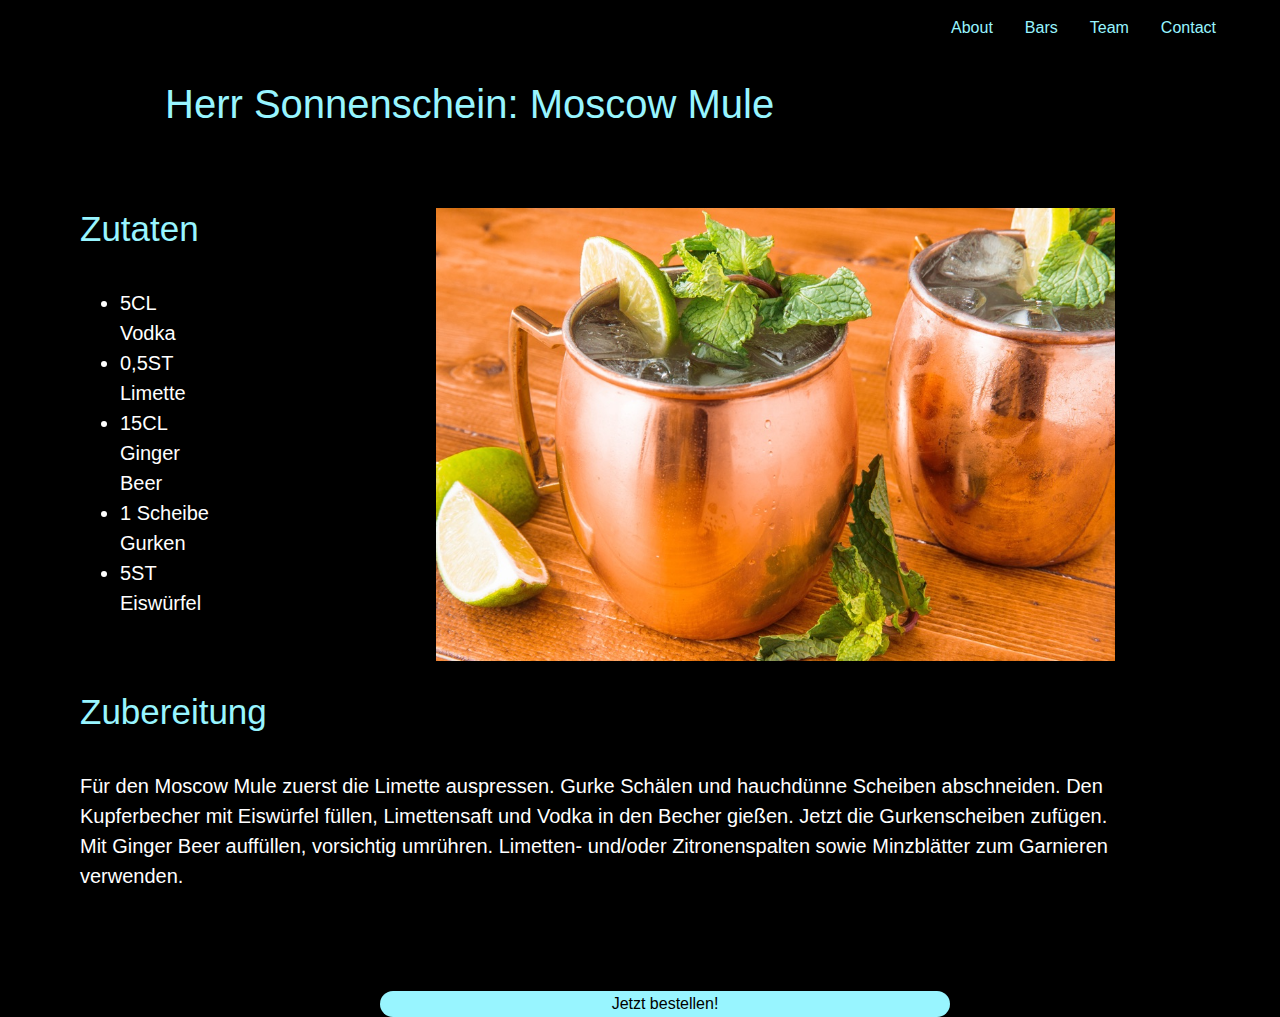
<file: HerrSonnenschein.html>
<!DOCTYPE html>
<html>
    <head>
        <title>BarLevin</title>
        <!--Bootstrap CSS-->        
        <link rel="stylesheet" href="https://stackpath.bootstrapcdn.com/bootstrap/4.4.1/css/bootstrap.min.css" integrity="sha384-Vkoo8x4CGsO3+Hhxv8T/Q5PaXtkKtu6ug5TOeNV6gBiFeWPGFN9MuhOf23Q9Ifjh" crossorigin="anonymous"/>
        <link rel="stylesheet" href="main.css">        
    </head>

   <body class="body">

    <!-- navbar -->  
        <nav class="navbar navbar-expand-lg fixed-top "> 
                
            <button 
            class="navbar-toggler" type="button" data-toggle="collapse" data-target="#navbarSupportedContent" aria-controls="navbarSupportedContent" aria-expanded="false" aria-label="Toggle navigation">  
                <span class="navbar-toggler-icon"></span>
            </button>

            <!-- About, Portfolio, Blog, Team, Contact -->
            <div class="collapse navbar-collapse" id="navbarSupportedContent">     
                <ul class="navbar-nav mr-4">
                    <!-- About -->
                    <li class="nav-item">
                        <a class="nav-link" data-value="about" href="index.html">About</a>       
                    </li>  
                    <!-- Bars -->
                    <li class="nav-item">
                        <a class="nav-link " data-value="portfolio"href="bars.html">Bars</a>   
                        <ul class="dropdown">

                            <li>
                              <a href="barlevin.html">Bar Levin</a>
                            </li>
                            <li>
                              <a href="EuleUndLerchen.html">Eulen & Lerchen</a>
                            </li>
                            <li>
                              <a href="HerrSonnenschein.html">Café Sonnenschein</a>
                            </li>
                            <li>
                                <a href="Babel.html">Babel</a>
                            </li>
                            <li>
                                <a href="LieschenMüller.html">Lieschen Müller</a>
                            </li>
                            <li>
                                <a href="PensionSchmidt.html">Pension Schmidt</a>
                            </li>
                            
                          </ul>
                        </li>  

                    </li>
                    <!-- Team -->
                    <li class="nav-item"> 
                        <a class="nav-link " data-value="blog" href="team.html">Team</a>         
                    </li>   
                    <!-- Contact -->
                    <li class="nav-item"> 
                        <a class="nav-link " data-value="contact" href="contact.html">Contact</a>       
                    </li> 
                </ul> 
            </div>
        </nav>
    
   
    <header>

       
        <div class="bar" id="bar">
            <div class="container">
            <h1 class="Cocktailsh1">Herr Sonnenschein: Moscow Mule</h1>

       

    </header>
    <!-- Main -->
    <main class="main">

       <div class="Cocktails">
           <div class="CocktailsColumns">
            
       
         <div class="CocktailsColumn">
         <h2 class="barsh2">Zutaten</h2>
         <br>
         <ul>
            <li>5CL Vodka          </li>
            <li>0,5ST Limette</li>
            <li>15CL Ginger Beer         </li>
            <li>1 Scheibe Gurken</li>
            <li>5ST Eiswürfel            </li>
        </ul>
         </div>
         <div class="CocktailsColumnImage">
            <img src="MoscowMule.jpg" class="img-fluid">
        </div>
         </div>
       
        <br>
       
         <div class="CocktailsZubereitung" >
        <h2 class="barsh2">Zubereitung</h2>
        <br>
         <p>Für den Moscow Mule zuerst die Limette auspressen. Gurke Schälen und hauchdünne Scheiben abschneiden.
            Den Kupferbecher mit Eiswürfel füllen, Limettensaft und Vodka in den Becher gießen.
            Jetzt die Gurkenscheiben zufügen.
            Mit Ginger Beer auffüllen, vorsichtig umrühren.
            Limetten- und/oder Zitronenspalten sowie Minzblätter zum Garnieren verwenden.
            </p>
         </div>
        </div>
        
        <div class="contact-form">
        <button class=“btn btn-outline-second btn-lg”>
            <a href="bestellformular.html">Jetzt bestellen!</a>
        </button>
    </div>
       
    </main>
      <!-- JS Query Code / Bootstrap JS -->
      <script src="https://code.jquery.com/jquery-3.4.1.slim.min.js" integrity="sha384-J6qa4849blE2+poT4WnyKhv5vZF5SrPo0iEjwBvKU7imGFAV0wwj1yYfoRSJoZ+n" crossorigin="anonymous"></script>
      <script src="https://cdn.jsdelivr.net/npm/popper.js@1.16.0/dist/umd/popper.min.js" integrity="sha384-Q6E9RHvbIyZFJoft+2mJbHaEWldlvI9IOYy5n3zV9zzTtmI3UksdQRVvoxMfooAo" crossorigin="anonymous"></script>
      <script src="https://stackpath.bootstrapcdn.com/bootstrap/4.4.1/js/bootstrap.min.js" integrity="sha384-wfSDF2E50Y2D1uUdj0O3uMBJnjuUD4Ih7YwaYd1iqfktj0Uod8GCExl3Og8ifwB6" crossorigin="anonymous"></script>
      <script type="text/javascript" src='main.js'></script>
</body class="body">
</html>
</file>
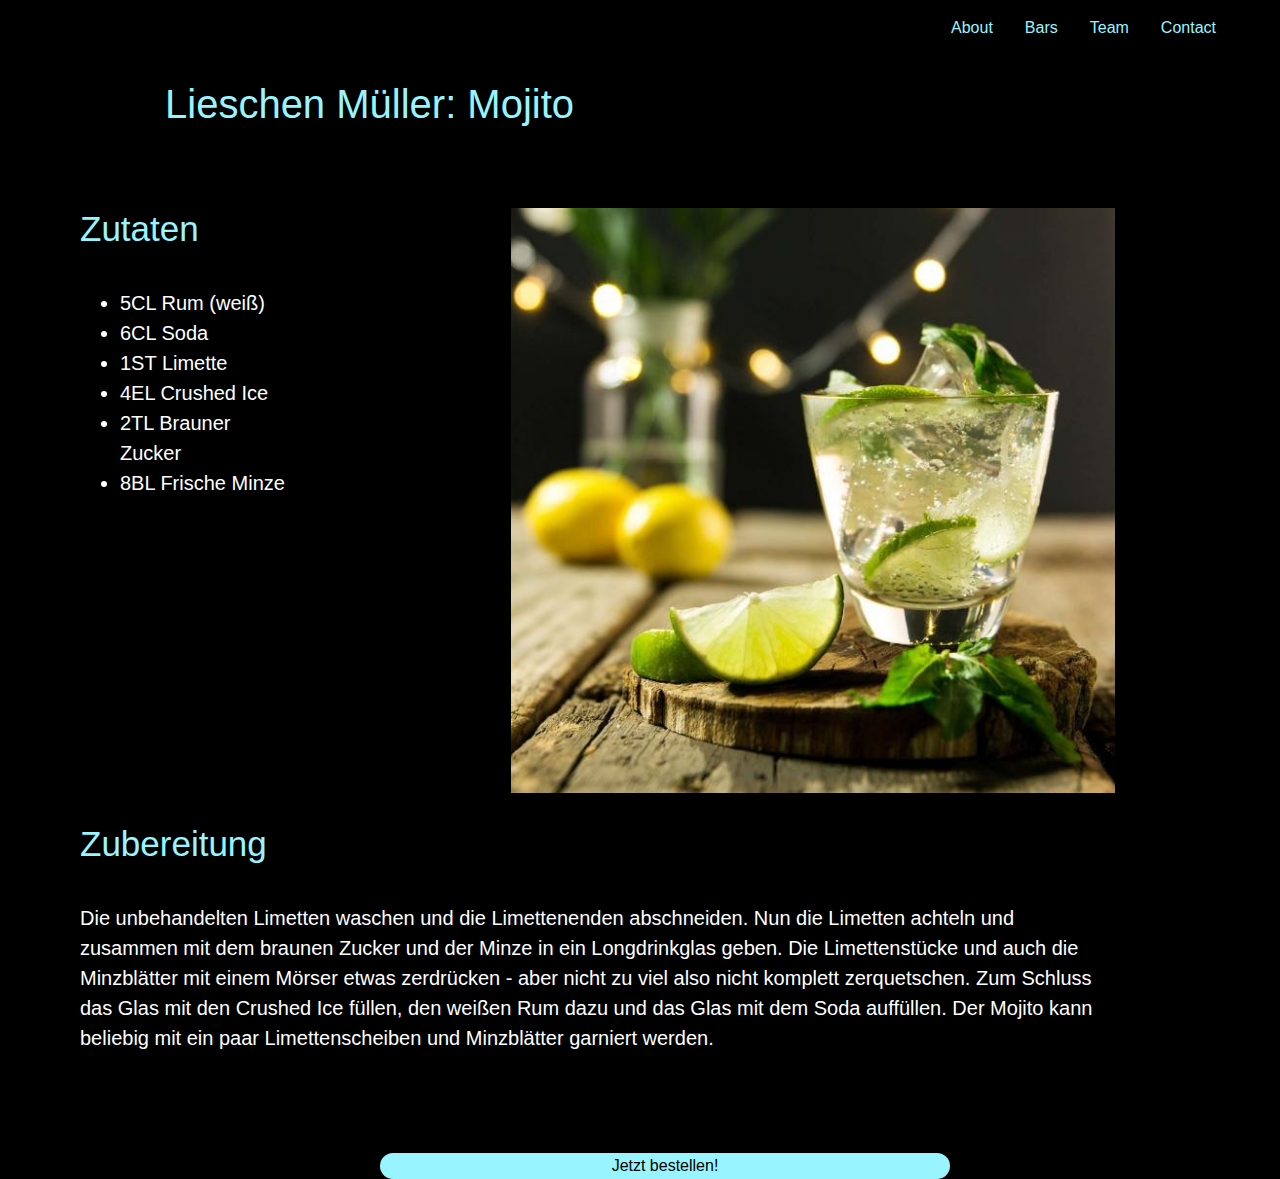
<file: LieschenMüller.html>
<!DOCTYPE html>
<html>
    <head>
        <title>BarLevin</title>
        <!--Bootstrap CSS-->        
        <link rel="stylesheet" href="https://stackpath.bootstrapcdn.com/bootstrap/4.4.1/css/bootstrap.min.css" integrity="sha384-Vkoo8x4CGsO3+Hhxv8T/Q5PaXtkKtu6ug5TOeNV6gBiFeWPGFN9MuhOf23Q9Ifjh" crossorigin="anonymous"/>
        <link rel="stylesheet" href="main.css">        
    </head>

   <body class="body">

    <!-- navbar -->  
        <nav class="navbar navbar-expand-lg fixed-top "> 
                
            <button 
            class="navbar-toggler" type="button" data-toggle="collapse" data-target="#navbarSupportedContent" aria-controls="navbarSupportedContent" aria-expanded="false" aria-label="Toggle navigation">  
                <span class="navbar-toggler-icon"></span>
            </button>

            <!-- About, Portfolio, Blog, Team, Contact -->
            <div class="collapse navbar-collapse" id="navbarSupportedContent">     
                <ul class="navbar-nav mr-4">
                    <!-- About -->
                    <li class="nav-item">
                        <a class="nav-link" data-value="about" href="index.html">About</a>       
                    </li>  
                    <!-- Bars -->
                    <li class="nav-item">
                        <a class="nav-link " data-value="portfolio"href="bars.html">Bars</a>   
                        <ul class="dropdown">

                            <li>
                              <a href="barlevin.html">Bar Levin</a>
                            </li>
                            <li>
                              <a href="EuleUndLerchen.html">Eulen & Lerchen</a>
                            </li>
                            <li>
                              <a href="HerrSonnenschein.html">Café Sonnenschein</a>
                            </li>
                            <li>
                                <a href="Babel.html">Babel</a>
                            </li>
                            <li>
                                <a href="LieschenMüller.html">Lieschen Müller</a>
                            </li>
                            <li>
                                <a href="PensionSchmidt.html">Pension Schmidt</a>
                            </li>
                            
                          </ul>
                        </li>  

                    </li>
                    <!-- Team -->
                    <li class="nav-item"> 
                        <a class="nav-link " data-value="blog" href="team.html">Team</a>         
                    </li>   
                    <!-- Contact -->
                    <li class="nav-item"> 
                        <a class="nav-link " data-value="contact" href="contact.html">Contact</a>       
                    </li> 
                </ul> 
            </div>
        </nav>
    
   
    <header>

       
        <div class="bar" id="bar">
            <div class="container">
            <h1 class="Cocktailsh1">Lieschen Müller: Mojito</h1>

       

    </header>
    <!-- Main -->
    <main class="main">

       <div class="Cocktails">
           <div class="CocktailsColumns">
            
       
         <div class="CocktailsColumn">
         <h2 class="barsh2">Zutaten</h2>
         <br>
         <ul>
            <li>5CL Rum (weiß) </li>
            <li>6CL Soda</li>
            <li>1ST Limette </li>
            <li>4EL Crushed Ice</li>
            <li>2TL Brauner Zucker </li>
            <li>8BL Frische Minze</li>
        </ul>
         </div>
         <div class="CocktailsColumnImage">
            <img src="Mojito.jpg" class="img-fluid">
        </div>
         </div>
       
        <br>
       
         <div class="CocktailsZubereitung" >
        <h2 class="barsh2">Zubereitung</h2>
        <br>
         <p> Die unbehandelten Limetten waschen und die Limettenenden abschneiden. Nun die Limetten achteln und zusammen mit dem braunen Zucker und der Minze in ein Longdrinkglas geben.
            Die Limettenstücke und auch die Minzblätter mit einem Mörser etwas zerdrücken - aber nicht zu viel also nicht komplett zerquetschen.
            Zum Schluss das Glas mit den Crushed Ice füllen, den weißen Rum dazu und das Glas mit dem Soda auffüllen.
            Der Mojito kann beliebig mit ein paar Limettenscheiben und Minzblätter garniert werden.
            </p>
         </div>
        </div>
        
        <div class="contact-form">
        <button class=“btn btn-outline-second btn-lg”>
            <a href="bestellformular.html">Jetzt bestellen!</a>
        </button>
        </div>
       
    </main>
      <!-- JS Query Code / Bootstrap JS -->
      <script src="https://code.jquery.com/jquery-3.4.1.slim.min.js" integrity="sha384-J6qa4849blE2+poT4WnyKhv5vZF5SrPo0iEjwBvKU7imGFAV0wwj1yYfoRSJoZ+n" crossorigin="anonymous"></script>
      <script src="https://cdn.jsdelivr.net/npm/popper.js@1.16.0/dist/umd/popper.min.js" integrity="sha384-Q6E9RHvbIyZFJoft+2mJbHaEWldlvI9IOYy5n3zV9zzTtmI3UksdQRVvoxMfooAo" crossorigin="anonymous"></script>
      <script src="https://stackpath.bootstrapcdn.com/bootstrap/4.4.1/js/bootstrap.min.js" integrity="sha384-wfSDF2E50Y2D1uUdj0O3uMBJnjuUD4Ih7YwaYd1iqfktj0Uod8GCExl3Og8ifwB6" crossorigin="anonymous"></script>
      <script type="text/javascript" src='main.js'></script>
</body class="body">
</html>
</file>
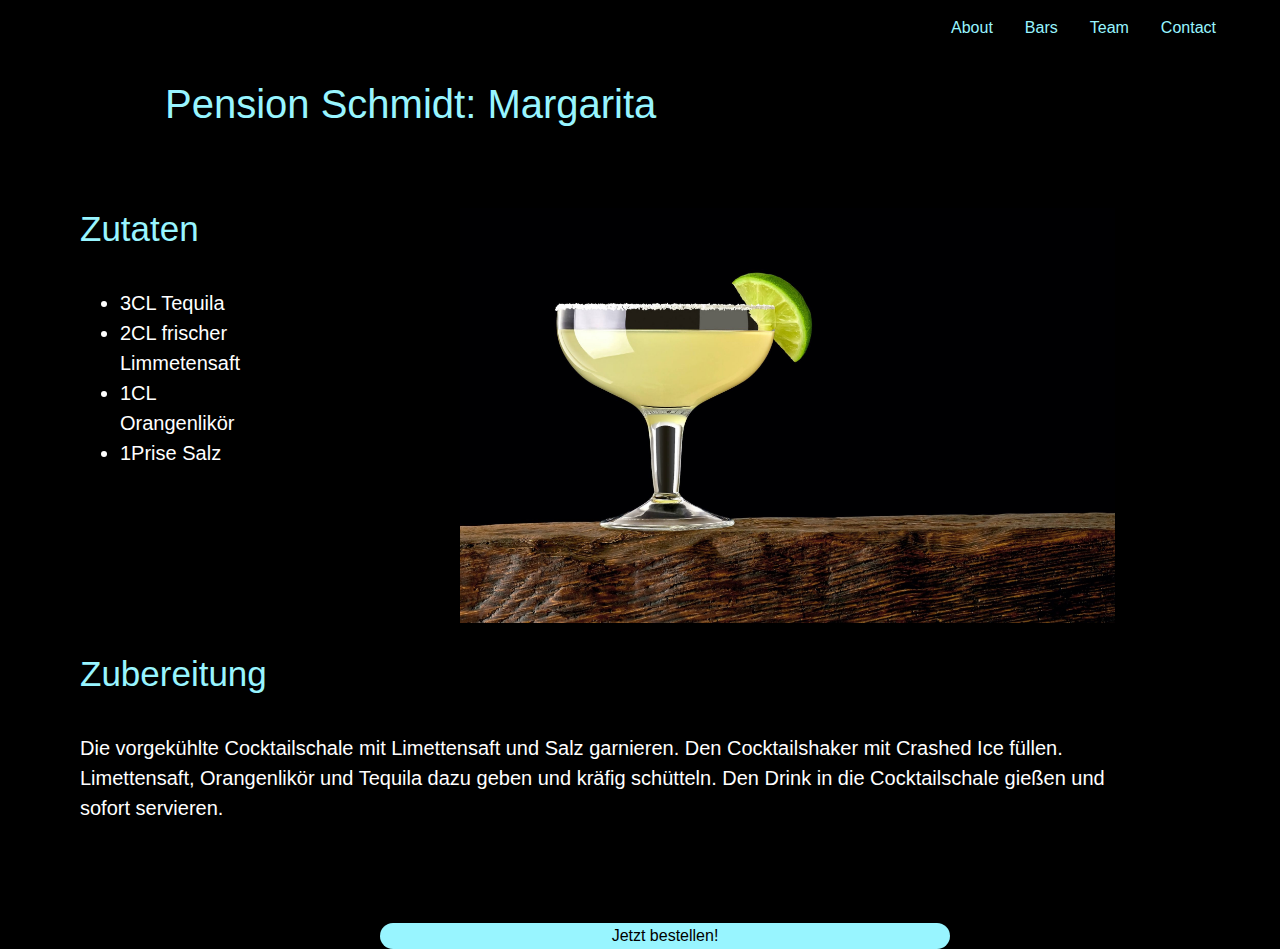
<file: PensionSchmidt.html>
<!DOCTYPE html>
<html>
    <head>
        <title>BarLevin</title>
        <!--Bootstrap CSS-->        
        <link rel="stylesheet" href="https://stackpath.bootstrapcdn.com/bootstrap/4.4.1/css/bootstrap.min.css" integrity="sha384-Vkoo8x4CGsO3+Hhxv8T/Q5PaXtkKtu6ug5TOeNV6gBiFeWPGFN9MuhOf23Q9Ifjh" crossorigin="anonymous"/>
        <link rel="stylesheet" href="main.css">        
    </head>

   <body class="body">

    <!-- navbar -->  
        <nav class="navbar navbar-expand-lg fixed-top "> 
                
            <button 
            class="navbar-toggler" type="button" data-toggle="collapse" data-target="#navbarSupportedContent" aria-controls="navbarSupportedContent" aria-expanded="false" aria-label="Toggle navigation">  
                <span class="navbar-toggler-icon"></span>
            </button>

            <!-- About, Portfolio, Blog, Team, Contact -->
            <div class="collapse navbar-collapse" id="navbarSupportedContent">     
                <ul class="navbar-nav mr-4">
                    <!-- About -->
                    <li class="nav-item">
                        <a class="nav-link" data-value="about" href="index.html">About</a>       
                    </li>  
                    <!-- Bars -->
                    <li class="nav-item">
                        <a class="nav-link " data-value="portfolio"href="bars.html">Bars</a>   
                        <ul class="dropdown">

                            <li>
                              <a href="barlevin.html">Bar Levin</a>
                            </li>
                            <li>
                              <a href="EuleUndLerchen.html">Eulen & Lerchen</a>
                            </li>
                            <li>
                              <a href="HerrSonnenschein.html">Café Sonnenschein</a>
                            </li>
                            <li>
                                <a href="Babel.html">Babel</a>
                            </li>
                            <li>
                                <a href="LieschenMüller.html">Lieschen Müller</a>
                            </li>
                            <li>
                                <a href="PensionSchmidt.html">Pension Schmidt</a>
                            </li>
                            
                          </ul>
                        </li>  

                    </li>
                    <!-- Team -->
                    <li class="nav-item"> 
                        <a class="nav-link " data-value="blog" href="team.html">Team</a>         
                    </li>   
                    <!-- Contact -->
                    <li class="nav-item"> 
                        <a class="nav-link " data-value="contact" href="contact.html">Contact</a>       
                    </li> 
                </ul> 
            </div>
        </nav>
    
   
    <header>

       
        <div class="bar" id="bar">
            <div class="container">
            <h1 class="Cocktailsh1">Pension Schmidt: Margarita</h1>

       

    </header>
    <!-- Main -->
    <main class="main">

       <div class="Cocktails">
           <div class="CocktailsColumns">
            
       
         <div class="CocktailsColumn">
         <h2 class="barsh2">Zutaten</h2>
         <br>
         <ul>
            <li>3CL Tequila </li>
            <li>2CL frischer Limmetensaft</li>
            <li>1CL Orangenlikör</li>
            <li>1Prise Salz </li>
        </ul>
         </div>
         <div class="CocktailsColumnImage">
            <img src="Magaritha.jpg" class="img-fluid">
        </div>
         </div>
       
        <br>
       
         <div class="CocktailsZubereitung" >
        <h2 class="barsh2">Zubereitung</h2>
        <br>
         <p>Die vorgekühlte Cocktailschale mit Limettensaft und Salz garnieren.
            Den Cocktailshaker mit Crashed Ice füllen. Limettensaft, Orangenlikör und Tequila dazu geben und kräfig schütteln.
            Den Drink in die Cocktailschale gießen und sofort servieren.
            </p>
         </div>
        </div>
        
        <div class="contact-form">
        <button class=“btn btn-outline-second btn-lg”>
            <a href="bestellformular.html">Jetzt bestellen!</a>
        </button>
    </div>
       
    </main>
      <!-- JS Query Code / Bootstrap JS -->
      <script src="https://code.jquery.com/jquery-3.4.1.slim.min.js" integrity="sha384-J6qa4849blE2+poT4WnyKhv5vZF5SrPo0iEjwBvKU7imGFAV0wwj1yYfoRSJoZ+n" crossorigin="anonymous"></script>
      <script src="https://cdn.jsdelivr.net/npm/popper.js@1.16.0/dist/umd/popper.min.js" integrity="sha384-Q6E9RHvbIyZFJoft+2mJbHaEWldlvI9IOYy5n3zV9zzTtmI3UksdQRVvoxMfooAo" crossorigin="anonymous"></script>
      <script src="https://stackpath.bootstrapcdn.com/bootstrap/4.4.1/js/bootstrap.min.js" integrity="sha384-wfSDF2E50Y2D1uUdj0O3uMBJnjuUD4Ih7YwaYd1iqfktj0Uod8GCExl3Og8ifwB6" crossorigin="anonymous"></script>
      <script type="text/javascript" src='main.js'></script>
</body class="body">
</html>
</file>
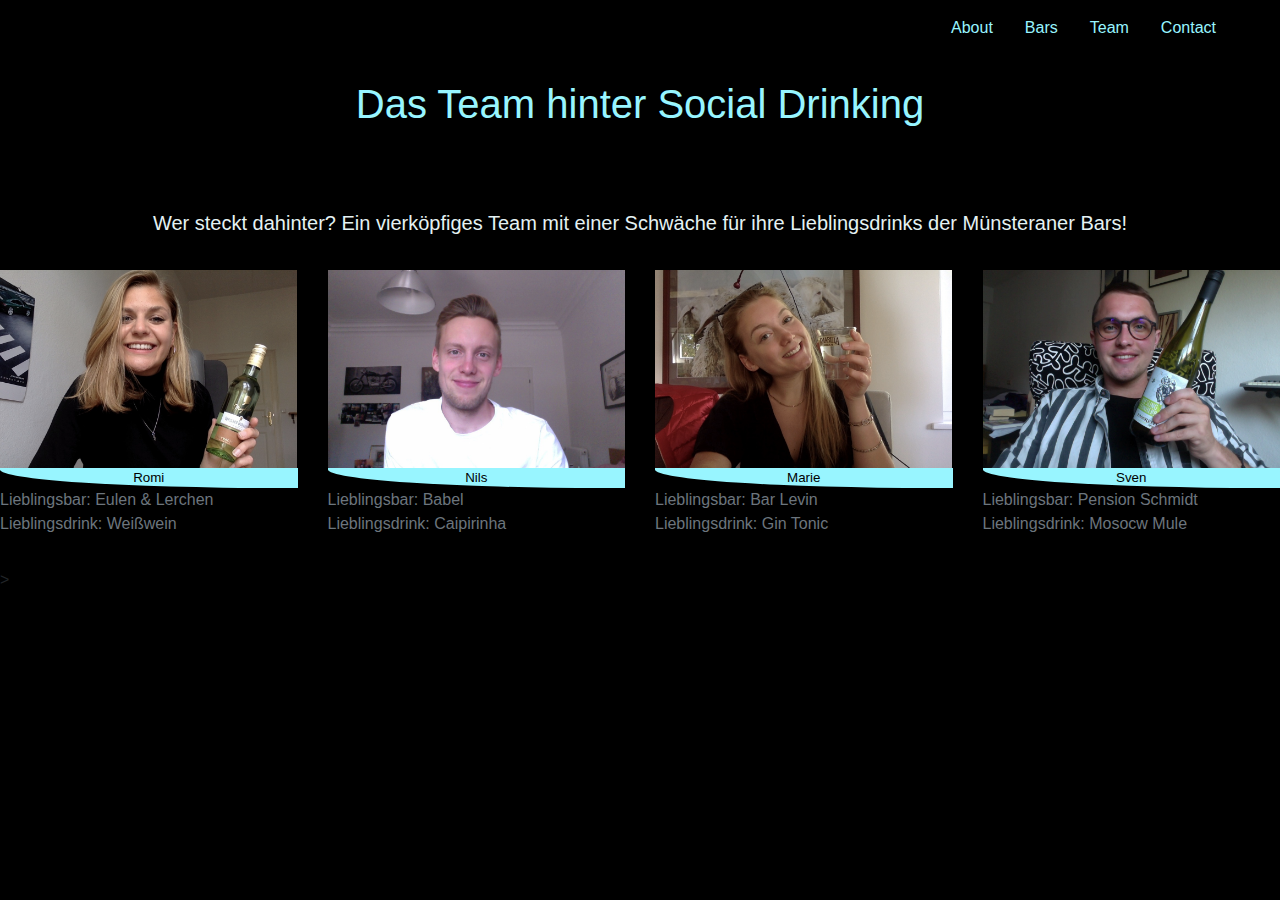
<file: team.html>
<!DOCTYPE html>
<html>
    <head>
        <title>Social Drinking</title>
        <!--Bootstrap CSS-->        
        <link rel="stylesheet" href="https://stackpath.bootstrapcdn.com/bootstrap/4.4.1/css/bootstrap.min.css" integrity="sha384-Vkoo8x4CGsO3+Hhxv8T/Q5PaXtkKtu6ug5TOeNV6gBiFeWPGFN9MuhOf23Q9Ifjh" crossorigin="anonymous"/>
        <link rel="stylesheet" href="main.css">        
    </head>

   <body class="body">

    <!-- navbar -->  
        <nav class="navbar navbar-expand-lg fixed-top "> 
                
            <button 
            class="navbar-toggler" type="button" data-toggle="collapse" data-target="#navbarSupportedContent" aria-controls="navbarSupportedContent" aria-expanded="false" aria-label="Toggle navigation">  
                <span class="navbar-toggler-icon"></span>
            </button>

            <!-- About, Portfolio, Blog, Team, Contact -->
            <div class="collapse navbar-collapse" id="navbarSupportedContent">     
                <ul class="navbar-nav mr-4">
                    <!-- About -->
                    <li class="nav-item">
                        <a class="nav-link" data-value="about" href="index.html">About</a>       
                    </li>  
                    <!-- Bars -->
                    <li class="nav-item">
                        <a class="nav-link " data-value="portfolio" href="bars.html">Bars</a>   
                        <ul class="dropdown">

                            <li>
                              <a href="barlevin.html">Bar Levin</a>
                            </li>
                            <li>
                              <a href="EuleUndLerchen.html">Eulen & Lerchen</a>
                            </li>
                            <li>
                              <a href="HerrSonnenschein.html">Café Sonnenschein</a>
                            </li>
                            <li>
                                <a href="Babel.html">Babel</a>
                            </li>
                            <li>
                                <a href="LieschenMüller.html">Lieschen Müller</a>
                            </li>
                            <li>
                                <a href="PensionSchmidt.html">Pension Schmidt</a>
                            </li>
                            
                          </ul>
                        </li>  

                    </li>
                    <!-- Team -->
                    <li class="nav-item"> 
                        <a class="nav-link " data-value="blog" href="#">Team</a>         
                    </li>   
                    <!-- Contact -->
                    <li class="nav-item"> 
                        <a class="nav-link " data-value="contact" href="contact.html">Contact</a>       
                    </li> 
                </ul> 
            </div>
        </nav>

        <header>

            <div class="team" id="team">
                <div class="container">
                <h1 class="text-center">Das Team hinter Social Drinking</h1>
                <p> Wer steckt dahinter? Ein vierköpfiges Team mit einer Schwäche für ihre Lieblingsdrinks der Münsteraner Bars!</p>
      

        </header>

        <main class="main">

                <!-- Team section -->
                <div class="team" id="team">

                    <div class="row">
                <!-- Team 1 -->
                    <div class="col-lg-3 col-md-3 col-sm-12 item">
                        <img src="Romi.jpg" class="img-fluid" alt="team">
                        <div class="des">Romi</div>
                        <span class="text-muted"> Lieblingsbar: Eulen & Lerchen <br> Lieblingsdrink: Weißwein </span>
                    </div>
                <!-- Team 2 -->
                    <div class="col-lg-3 col-md-3 col-sm-12 item">
                        <img src="Nils.jpg" class="img-fluid" alt="team">
                        <div class="des">Nils</div>
                        <span class="text-muted">Lieblingsbar: Babel <br> Lieblingsdrink: Caipirinha</span>
                    </div>
                <!-- Team 3 -->
                    <div class="col-lg-3 col-md-3 col-sm-12 item">
                        <img src="marie.jpg" class="img-fluid" alt="team">
                        <div class="des">Marie</div>
                        <span class="text-muted">Lieblingsbar: Bar Levin <br> Lieblingsdrink: Gin Tonic</span>
                    </div>
                <!-- Team 4 -->
                    <div class="col-lg-3 col-md-3 col-sm-12 item">
                    <img src="sven.jpg" class="img-fluid" alt="team">
                    <div class="des">Sven</div>
                    <span class="text-muted">Lieblingsbar: Pension Schmidt <br> Lieblingsdrink: Mosocw Mule</span>
                    </div>

                    </div>
                    </div>
                </div>


        </main>

        <!-- JS Query Code / Bootstrap JS -->
        <script src="https://code.jquery.com/jquery-3.4.1.slim.min.js" integrity="sha384-J6qa4849blE2+poT4WnyKhv5vZF5SrPo0iEjwBvKU7imGFAV0wwj1yYfoRSJoZ+n" crossorigin="anonymous"></script>
        <script src="https://cdn.jsdelivr.net/npm/popper.js@1.16.0/dist/umd/popper.min.js" integrity="sha384-Q6E9RHvbIyZFJoft+2mJbHaEWldlvI9IOYy5n3zV9zzTtmI3UksdQRVvoxMfooAo" crossorigin="anonymous"></script>
        <script src="https://stackpath.bootstrapcdn.com/bootstrap/4.4.1/js/bootstrap.min.js" integrity="sha384-wfSDF2E50Y2D1uUdj0O3uMBJnjuUD4Ih7YwaYd1iqfktj0Uod8GCExl3Og8ifwB6" crossorigin="anonymous"></script>
        <script type="text/javascript" src='main.js'></script>
    </body class="body">>
</file>
<file: main.css>
/* == Navbar == */
.navbar {background:black}
.nav-link, .navbar-brand {color: #98F5FF; cursor: pointer;}
.nav-link {margin-right: 1em !important;}
.nav-link:hover {background: #98F5FF; color: black;}
.navbar-collapse {justify-content: flex-end;}
.navbar-toggler {background:#98F5FF !important;}
.bg-dark{background-color:#98F5FF!important;}

/* == Navbar Dropdown == */

   li:hover {
     cursor: pointer;
   }
   
   ul li ul {
     visibility: hidden;
     opacity: 0;
     position: absolute;
     transition: all 0.5s ease;
     margin-top: 1rem;
     left: 0;
     display: none;
   }

   .dropdown a { 
    color: #98F5FF;
 }
   
   ul li:hover > ul,
   ul li:focus-within > ul,
   ul li ul:hover {
     visibility: visible;
     opacity: 1;
     display: block;
   }
   
   ul li ul li {
     clear: both;
     width: 100%;
   }

.body {
    background-color: black;
}


/* == First Page == */
/* == Header == */
.header {
    background-image: url("alex-knight-YGllNX_ol-A-unsplash.jpg") ;
    background-attachment: fixed; 
    background-size: cover; 
    background-position: center; 
}

.overlay{
    position: absolute;
    min-height: 100%;
    min-width: 100%;
    left: 0;
    top: 0;
    background: rgba(244, 244, 244, 0.79);
   }

.description {
    position: absolute; 
    top: 30%; 
    margin: auto; 
    padding: 2em;
}

.description h1 {
    color:black;
}

.description p {
    color:black;
    font-size: 20px; 
    width: 50%; 
    line-height: 1,5;
}

.description button {
    border: 0px solid; 
    background:#E5F2F3;
    border-radius: 0px; 
}

.description a { 
    color: black;
    font-size: 16px; 
 }

/* == Body == */

    .about {
        background-color: black;
        margin: 2px 2px; 
        padding: 2em; 
        position: center; 
    }

    .about h1{
        color: #98F5FF;
        margin: 2em;
        font-size: 30px;
    }

    .about p{
        line-height:2;
        color:#E5F2F3;
        display: table-cell;
        text-align: center; 
        padding: 1em 0em 3em 0em;
        font-size: 20px;
    }

/*?*/

    .portfolio{
    margin: 4em 0;
    position: relative; 
   }
   .portfolio h1{
    color:#F97300;
    margin: 2em; 
   }
   .portfolio img{
     height: 15rem;
     width: 100%;
     margin: 1em;
   }

   .main {
    background-color: black ;
}

/* Bars */
    /* Header */
   .bar{
    margin: 0em 0;
    position: relative; 
   }
   
   .bar h1{
    color: #98F5FF;
    margin: 2em; 
   }

   /* Fotos / Beschreibungen */


   .bar .card{
    box-shadow: 10 10 20px;
    margin: 1em;
    border: 0; 
   }

   .bar .card img{
    max-width: 100%;
    height: auto; 
   }


   .bar .card-title{
    color:#98F5FF;
     
   }
   .bar .card-body{
    padding: 1em;
    background-color: black; 
   }

   .bar .card-text {
       color: #E5F2F3;
   }

   .bar .card-adress {
       color: #E5F2F3; 
       font-size: smaller;
   }

   .bar .card-footer{
    padding: 1em;
    background-color: black; 
   }

   .bar .card-link{
    color: #98F5FF
   }
   

/* Team */

    /* Header */
   .team{
    margin: 0em 0;
    position: relative;  
   }

   .team h1{
    color:#98F5FF;
    margin: 2em; 
   }

   .team p {
    color:#E5F2F3;
    font-size: 20px; 
    width: 50%; 
    line-height: 1,5;
    display: table-cell;
    text-align: center;
    }

   /* Fotos */

   .team .item{
    position: relative;
    margin: 2em 0em;
   }

   .team .des{
    background: #98F5FF;
    color: black;
    text-align: center;
    border-bottom-left-radius: 93%;
    transition:.3s ease-in-out;
    font-size: smaller;
   }

   .team .text-muted{
    color: #E5F2F3;
   }


/* Contact */

   /* Header */
   .contact{
    margin: 0em 0;
    position: relative;  
   }

   .contact h1{
    color:#98F5FF;
    margin: 2em; 
   }

   .contact p {
    color: #E5F2F3;
    font-size: 20px; 
    width: 50%; 
    line-height: 1,5;
    display: table-cell;
    text-align: center; 
}

    /* Contact Form */
   .contact-form{
    position: top; 
        margin-top: 100px; 
        margin-left: 380px; 
   }
   
   .contact-form h1{
    padding:2em 1px;
    color: #98F5FF; 
   }
   .contact-form .right{
    max-width: 600px;
   }
   .contact-form .right .btn-secondary{
    background:  #98F5FF;
    color:black;
    border:0;
   }
   .contact-form .right .form-control::placeholder{
    color: #888;
    font-size: 16px;
   }

 /*Cocktails*/

 .Cocktails {
    color: white;
    text-align: center;
    font-size: 20px;
}

.CocktailsColumns {
    display: flex;
}

.CocktailsColumn {
   
    text-align: left;
    padding-left: 80px;
    margin-right: 20px;
}

.CocktailsColumnImage {
 height: auto;
 max-width: 100%;
 padding-right: 165px;
 padding-left:200px;
 
}

.Cocktailsh1 {
    color: #98F5FF;
    font-size: 40px;

}
.barsh2{
    color: #98F5FF;
    font-size: 35px;
}

.CocktailsZubereitung {
   padding-left: 80px;
   padding-right: 165px;
    font-size: 20px;
    text-align: left;
}

.contact-form button {
    border: 0px solid;
    background: #98F5FF;
    border-radius: 20px;
    width: 570px;
}
.contact-form a {
    color: black;
    font-size: 16px;
 }
</file>
